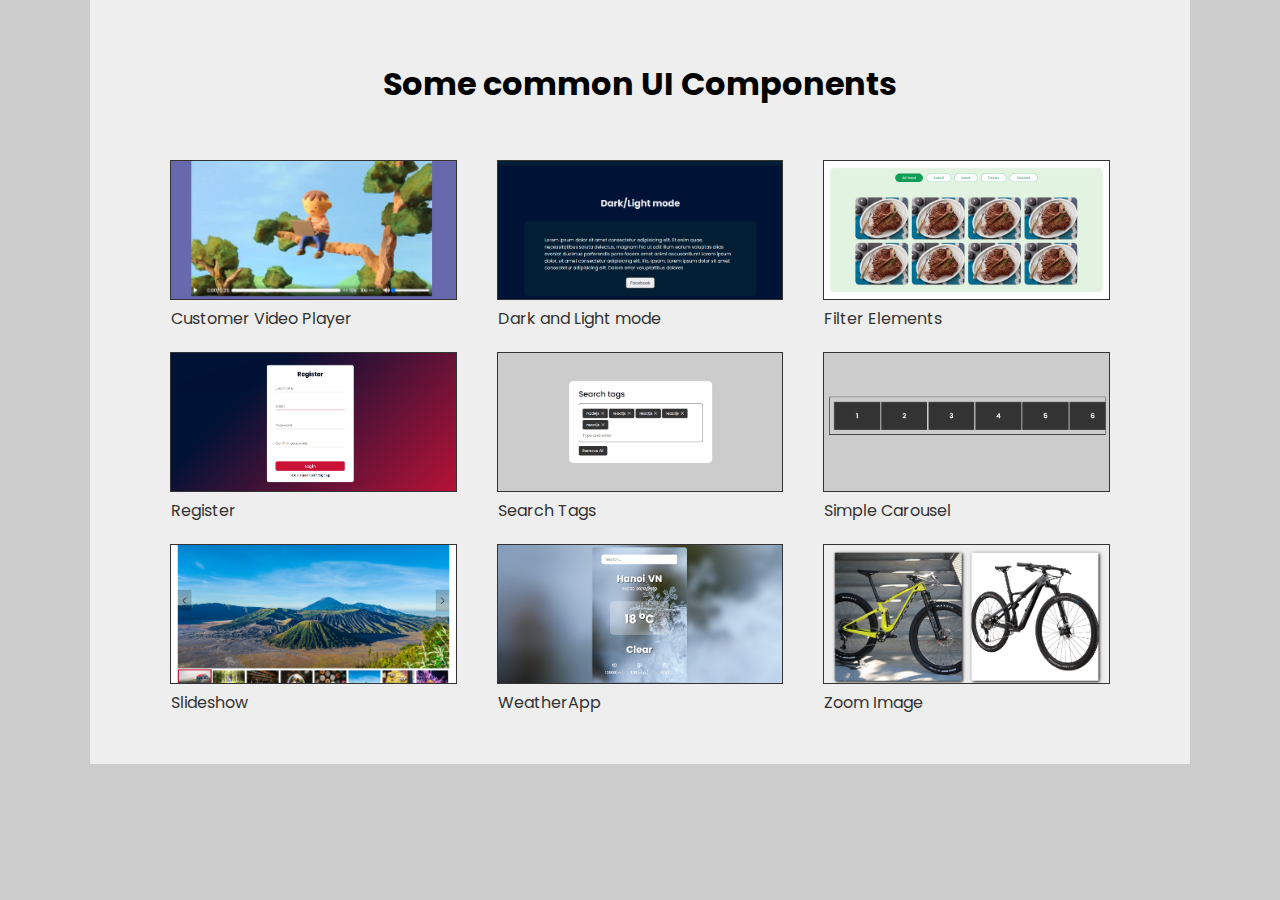
<file: index.html>
<!DOCTYPE html>
<html lang="en">
  <head>
    <meta charset="UTF-8" />
    <meta http-equiv="X-UA-Compatible" content="IE=edge" />
    <meta name="viewport" content="width=device-width, initial-scale=1.0" />
    <link rel="stylesheet" href="./assets/style/style.css" />
    <title>UI Components</title>
  </head>
  <body>
    <div class="container">
      <h3 class="heading">Some common UI Components</h3>
      <div class="gallery">
        <div class="UI-item-wrapper">
          <a class="UI-item-link" href="/Customer Video Play/"
            ><img
              src="./assets/images/custom-video-player.png"
              alt="Customer Video Play"
            />
            <p>Customer Video Player</p>
          </a>
        </div>
        <div class="UI-item-wrapper">
          <a class="UI-item-link" href="/Dark and Light mode/"
            ><img src="./assets/images/dark-light-mode.png" alt="Dark and Light mode" />
            <p>Dark and Light mode</p>
          </a>
        </div>
        <div class="UI-item-wrapper">
          <a class="UI-item-link" href="/Filter Elements/"
            ><img src="./assets/images/filter-elements.png" alt="Filter Elements" />
            <p>Filter Elements</p>
          </a>
        </div>
        <div class="UI-item-wrapper">
          <a class="UI-item-link" href="/Register/"
            ><img src="./assets/images/register.png" alt="Register" />
            <p>Register</p>
          </a>
        </div>
        <div class="UI-item-wrapper">
          <a class="UI-item-link" href="/Search Tags/"
            ><img src="./assets/images/search-tags.png" alt="Search Tags" />
            <p>Search Tags</p>
          </a>
        </div>
        <div class="UI-item-wrapper">
          <a class="UI-item-link" href="/Simple Carousel/"
            ><img src="./assets/images/simple-carousel.png" alt="Simple Carousel" />
            <p>Simple Carousel</p>
          </a>
        </div>
        <div class="UI-item-wrapper">
          <a class="UI-item-link" href="/Slideshow/"
            ><img src="./assets/images/slide-show.png" alt="Slideshow" />
            <p>Slideshow</p>
          </a>
        </div>
        <div class="UI-item-wrapper">
          <a class="UI-item-link" href="/WeatherApp/"
            ><img src="./assets/images/weather-app.png" alt="WeatherApp" />
            <p>WeatherApp</p>
          </a>
        </div>
        <div class="UI-item-wrapper">
          <a class="UI-item-link" href="/Zoom Image/"
            ><img src="./assets/images/zoom-image.png" alt="Zoom Image" />
            <p>Zoom Image</p>
          </a>
        </div>
      </div>
    </div>
  </body>
</html>
</file>
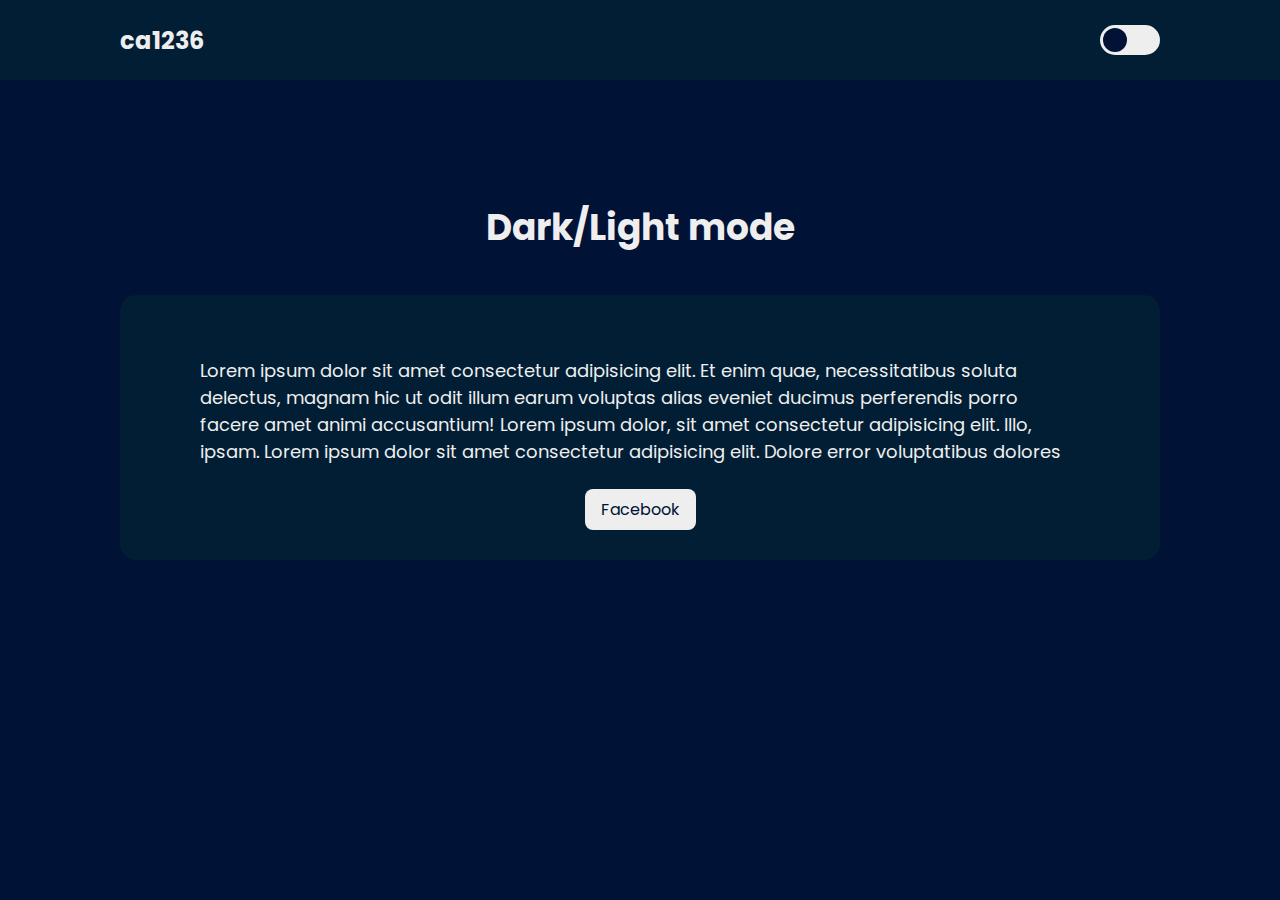
<file: Dark and Light mode/index.html>
<!DOCTYPE html>
<html lang="en">
<head>
    <meta charset="UTF-8">
    <meta http-equiv="X-UA-Compatible" content="IE=edge">
    <meta name="viewport" content="width=device-width, initial-scale=1.0">
    <link rel="stylesheet" href="./style.css">
    <title>Dark and Light mode</title>
</head>
<body>
    <main>
        <header>
            <strong class="brand-name">ca1236</strong>
            <div class="switch-btn dark"></div>
        </header>
        <section>
            <h3 class="heading">Dark/Light mode</h3>
            <div class="content">
                <p class="para">Lorem ipsum dolor sit amet consectetur adipisicing elit. Et enim quae, necessitatibus soluta delectus, magnam hic ut odit illum earum voluptas alias eveniet ducimus perferendis porro facere amet animi accusantium! Lorem ipsum dolor, sit amet consectetur adipisicing elit. Illo, ipsam. Lorem ipsum dolor sit amet consectetur adipisicing elit. Dolore error voluptatibus dolores </p>
                <button class="CTA">Facebook</button>
            </div>
        </section>
    </main>
    <script>
        const btn = document.querySelector('.switch-btn')
        btn.addEventListener('click', ()=> {
            document.body.classList.toggle('light')
            btn.classList.toggle('light')
        })
    </script>
</body>
</html>
</file>
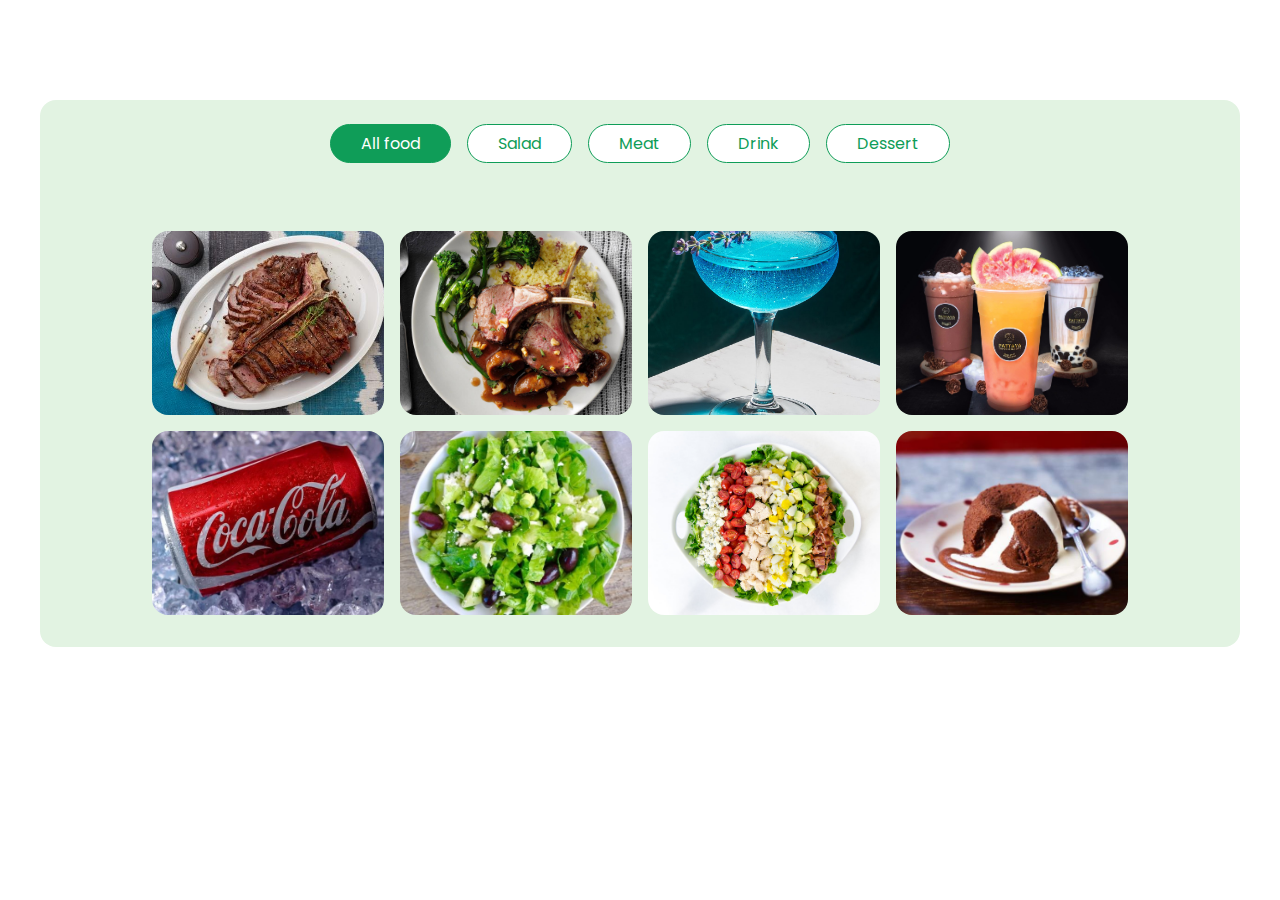
<file: Filter Elements/index.html>
<!DOCTYPE html>
<html lang="en">
  <head>
    <meta charset="UTF-8" />
    <meta http-equiv="X-UA-Compatible" content="IE=edge" />
    <meta name="viewport" content="width=device-width, initial-scale=1.0" />
    <link rel="stylesheet" href="./style.css" />
    <title>Filter Elements</title>
  </head>
  <body>
    <main>
      <div class="container">
        <ul class="menu">
          <li class="item active">All food</li>
          <li class="item">Salad</li>
          <li class="item">Meat</li>
          <li class="item">Drink</li>
          <li class="item">Dessert</li>
        </ul>
        <div class="food-list">
          <div class="food-item" food-type="meat">
            <img src="./meat1.jpg" alt="" />
          </div>
          <div class="food-item" food-type="meat">
            <img src="./meat2.jpg" alt="" />
          </div>
          <div class="food-item" food-type="drink">
            <img src="./drinks1.jpg" alt="" />
          </div>
          <div class="food-item" food-type="drink">
            <img src="./drinks2.jpg" alt="" />
          </div>
          <div class="food-item" food-type="drink">
            <img src="./drinks3.jpg" alt="" />
          </div>
          <div class="food-item" food-type="salad">
            <img src="./salad1.jpg" alt="" />
          </div>
          <div class="food-item" food-type="salad">
            <img src="./salad2.jpg" alt="" />
          </div>
          <div class="food-item" food-type="dessert">
            <img src="./dessert1.jpg" alt="" />
          </div>
        </div>
      </div>
    </main>
    <script>
      const tabList = document.querySelectorAll("li.item");
      const foodList = document.querySelectorAll(".food-item");

      // console.dir(foodList.children[0].remove());

      // remove active function
      const removeActive = () => {
        tabList.forEach((tab) => {
          if (tab.classList.contains("active")) tab.classList.remove("active");
        });
      };

      const filterFood = (keyword) => {
        keyword = keyword.toLowerCase().trim();
        if (keyword === "all food") {
          foodList.forEach((foodItem) => {
            foodItem.classList.remove("hide");
          });
        } else {
          foodList.forEach((foodItem) => {
            const foodType = foodItem.getAttribute("food-type");
            if (foodType !== keyword) {
              foodItem.classList.add("hide");
            } else {
              foodItem.classList.remove("hide");
            }
          });
        }
      };

      // add event for all tab
      tabList.forEach((tab) => {
        tab.addEventListener("click", (e) => {
          removeActive();
          e.target.classList.add("active");
          filterFood(e.target.innerText);
        });
      });
    </script>
  </body>
</html>
</file>
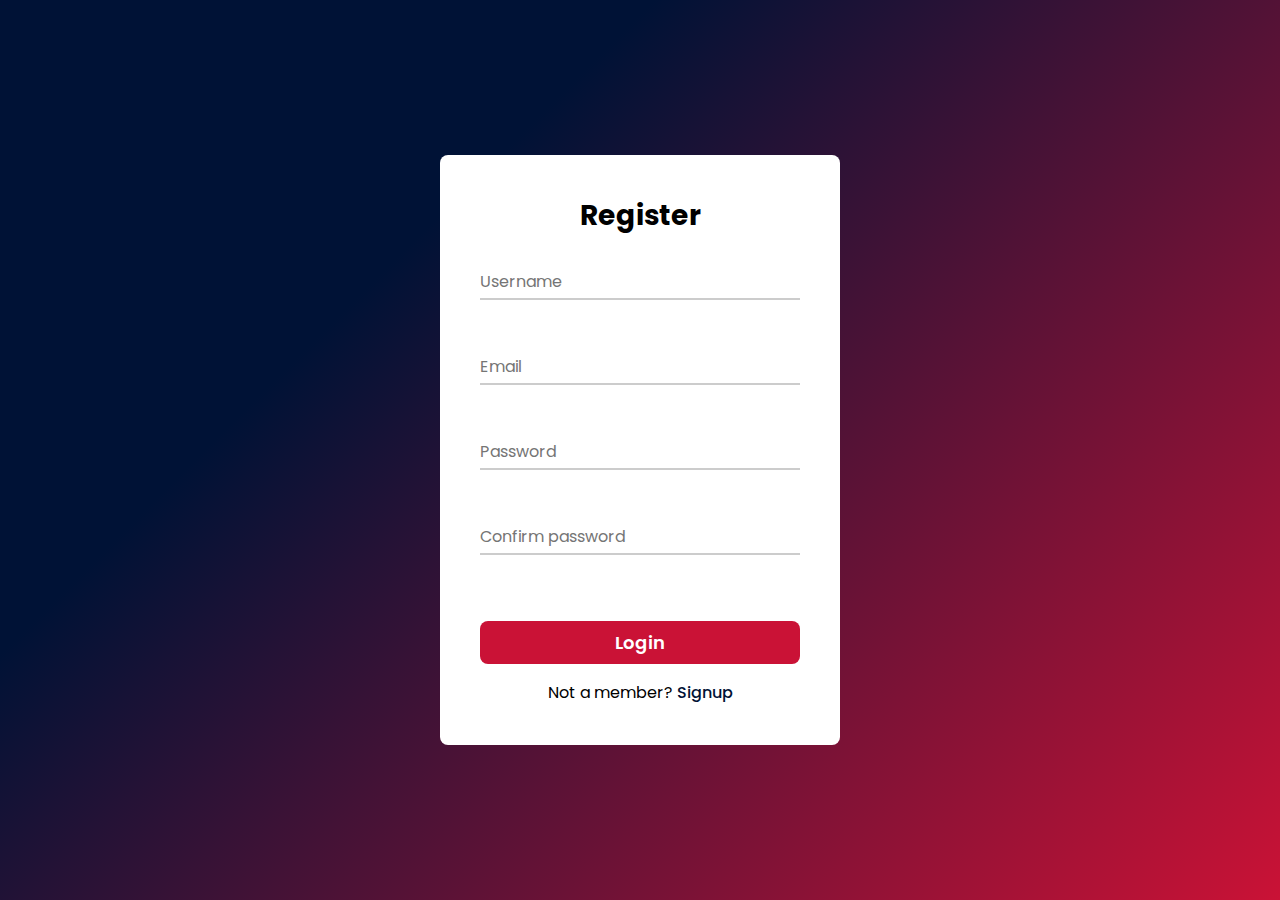
<file: Register/index.html>
<!DOCTYPE html>
<html lang="en">
  <head>
    <meta charset="UTF-8" />
    <meta http-equiv="X-UA-Compatible" content="IE=edge" />
    <meta name="viewport" content="width=device-width, initial-scale=1.0" />
    <link rel="stylesheet" href="./style.css" />
    <title>Register</title>
  </head>
  <body>
    <main>
      <div class="container">
        <form action="">
          <h3 class="title">Register</h3>
          <div class="form-group">
            <input type="text" name="username" id="username" placeholder="Username" />
            <!-- <label for="">Username</label> -->
            <span></span>
            <small></small>
          </div>

          <div class="form-group">
            <input type="email" name="email" id="email" placeholder="Email" />
            <!-- <label for="">Email</label> -->
            <span></span>
            <small></small>
          </div>

          <div class="form-group">
            <input
              type="password"
              name="password"
              id="password"
              placeholder="Password"
            />
            <!-- <label for="">Password</label> -->
            <span></span>
            <small></small>
          </div>

          <div class="form-group">
            <input
              type="password"
              name="confirm"
              id="confirm"
              placeholder="Confirm password"
            />
            <!-- <label for="">Confirm password</label> -->
            <span></span>
            <small></small>
          </div>

          <button class="login">Login</button>
          <div class="signup">Not a member? <a href="">Signup</a></div>
        </form>
      </div>
    </main>
    <script>
      const formGrs = document.querySelectorAll(".form-group");
      const submitBtn = document.querySelector(".login");

      const checkInput = (type, val1, val2) => {
        switch (type) {
          case "username":
            return checkTextInput(val1);
            break;
          case "email":
            return checkEmailInput(val1);
            break;
          case "password":
            return checkPasswordInput(val1);
            break;
          case "confirm":
            return checkConfirmPasswordInput(val1, val2);
            break;
        }
      };

      formGrs.forEach((form) => {
        const input = form.querySelector("input");

        const handleBlur = () => {
          handleForm(form);
        };

        input.addEventListener("blur", handleBlur);
      });

      submitBtn.addEventListener("click", (e) => {
        formGrs.forEach((form) => {
          handleForm(form);
        });
        e.preventDefault()
      });

      const handleForm = (form) => {
        const input = form.querySelector("input");
        const type = input.getAttribute("name");
        let message = "";
        const pw = document.querySelector("input#password").value;

        //   lay message
        if (type === "confirm") {
          message = checkInput(type, input.value, pw);
        } else {
          message = checkInput(type, input.value);
        }
        // clear class trang thai
        form.classList.remove("error", "success");

        //   check message va them trang thai tuong ung
        if (message) {
          form.classList.add("error");
          form.querySelector("small").innerText = message;
        } else {
          form.classList.add("success");
          form.querySelector("small").innerText = "";
        }
      };

      const checkTextInput = (text) => {
        if (text.trim() === "") return "Khong duoc de trong";

        return "";
      };

      const checkPasswordInput = (pw) => {
        if (checkTextInput(pw)) return checkTextInput(pw);
        if (pw.length < 8) return "Mat khau dai toi thieu 8 ki tu";

        return "";
      };

      const checkEmailInput = (email) => {
        if (checkTextInput(email)) return checkTextInput(email);

        return "";
      };

      const checkConfirmPasswordInput = (pw, confirmPw = "") => {
        if (checkTextInput(pw)) return checkTextInput(pw);
        if (pw.length < 8) return "Mat khau dai toi thieu 8 ki tu";
        if (pw !== confirmPw) return "Mat khau khong trung khop";

        return "";
      };
    </script>
  </body>
</html>
</file>
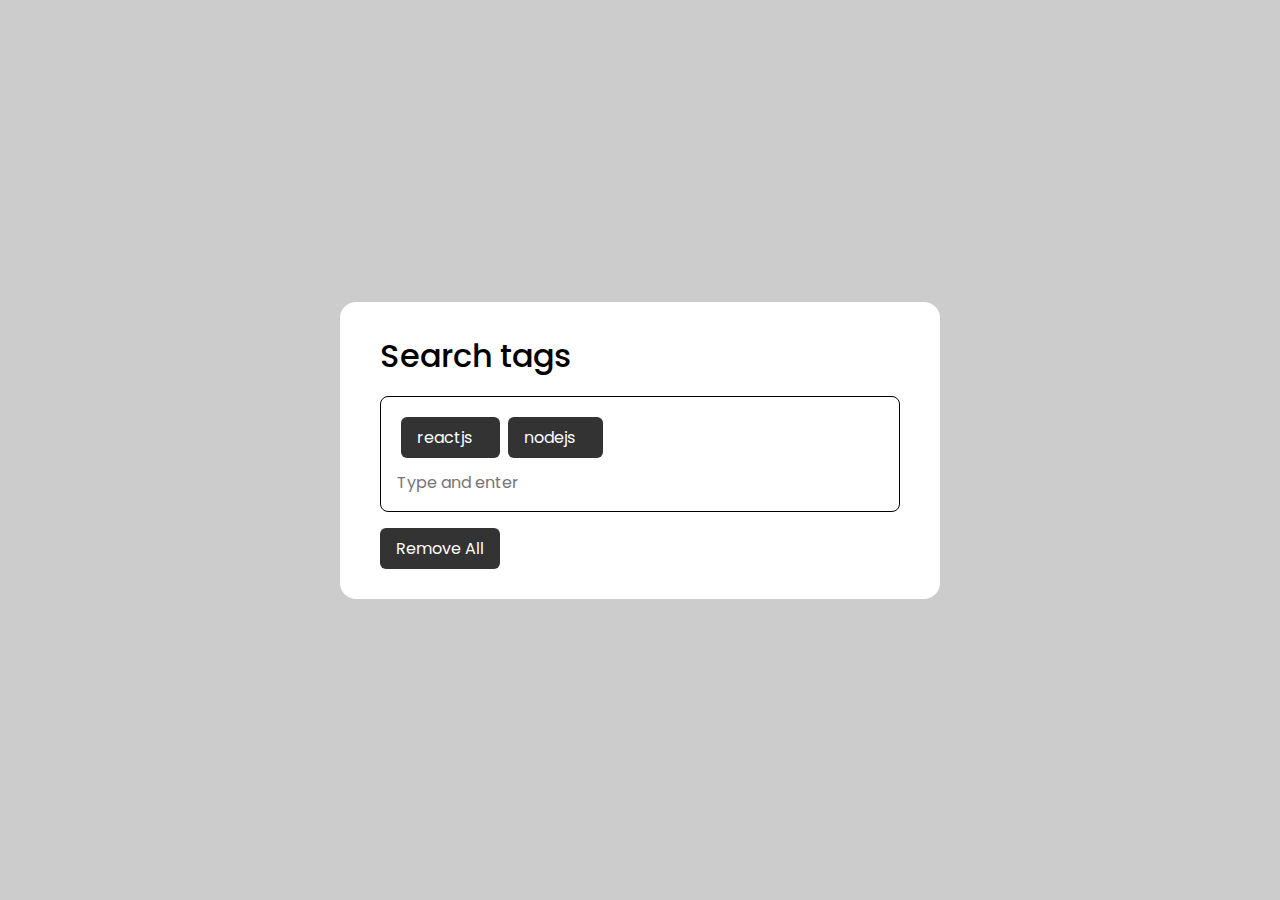
<file: Search Tags/index.html>
<!DOCTYPE html>
<html lang="en">
  <head>
    <meta charset="UTF-8" />
    <meta http-equiv="X-UA-Compatible" content="IE=edge" />
    <meta name="viewport" content="width=device-width, initial-scale=1.0" />
    <link
      rel="stylesheet"
      href="https://cdn-uicons.flaticon.com/uicons-regular-rounded/css/uicons-regular-rounded.css"
    />
    <link rel="stylesheet" href="./style.css" />
    <title>Search Tags</title>
  </head>
  <body>
    <main>
      <div class="container">
        <h3 class="title">Search tags</h3>
        <div class="input-field">
          <!-- contenteditable="true" -->
          <ul class="tags">
            <!-- <li class="tag">nodejs <i class="fi fi-rr-cross"></i></li>
            <li class="tag">reactjs <i class="fi fi-rr-cross"></i></li>
            <li class="tag">mongodb <i class="fi fi-rr-cross"></i></li>
            <li class="tag">html&css <i class="fi fi-rr-cross"></i></li>
            <li class="tag">javascript <i class="fi fi-rr-cross"></i></li> -->
          </ul>
          <input type="text" placeholder="Type and enter" />
        </div>
        <button class="clear">Remove All</button>
      </div>
    </main>
    <script>
      const input = document.querySelector('input[type="text"]');
      const tagList = document.querySelector("ul");
      const data = ["reactjs", "nodejs"];

      const render = () => {
        tagList.innerHTML = ''
        
        data.forEach((value) => {
          const tag = createTag(value);
          tagList.appendChild(tag);
        });

        const tags = document.querySelectorAll(".tag");
        tags.forEach((tag, index) => {
          const removeBtn = tag.querySelector("i");
          removeBtn.addEventListener("click", () => removeTag(index));
        });
      };

      const removeTag = (index) => {
        data.splice(index, 1)
        render()
      };

      const clearTag = () => {
        data.splice(0, data.length);
        render()
      };
      
      const addTag = (value) => {
        data.push(value);
        render()
        input.value = ''
        input.focus()
      };

      const createTag = (value) => {
        const newTag = document.createElement("li");
        newTag.classList.add("tag");
        newTag.innerHTML = `${value} <i class="fi fi-rr-cross">`;

        return newTag;
      };


      const clearBtn = document.querySelector(".clear");
      clearBtn.addEventListener("click", clearTag);

      input.addEventListener("change", (e) => {
        const value = e.target.value.trim();
        value && addTag(value);
      });

      render()
    </script>
  </body>
</html>
</file>
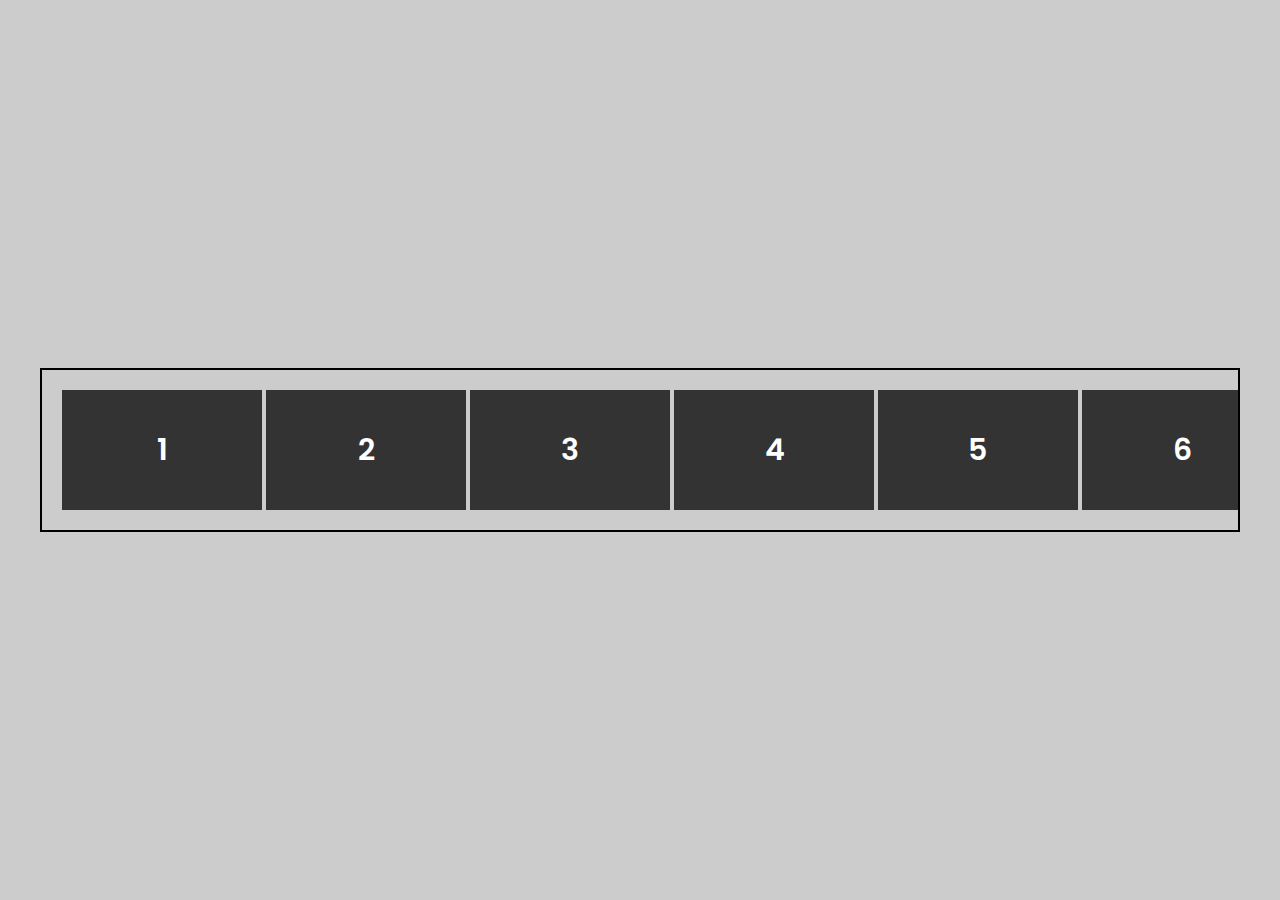
<file: Simple Carousel/index.html>
<!DOCTYPE html>
<html lang="en">
<head>
    <meta charset="UTF-8">
    <meta http-equiv="X-UA-Compatible" content="IE=edge">
    <meta name="viewport" content="width=device-width, initial-scale=1.0">
    <link rel="stylesheet" href="./style.css">
    <title>Document</title>
</head>
<body>
    <main>
        <div class="container">
            <div class="slide-list">
                <div class="slide-item">1</div>
                <div class="slide-item">2</div>
                <div class="slide-item">3</div>
                <div class="slide-item">4</div>
                <div class="slide-item">5</div>
                <div class="slide-item">6</div>
                <div class="slide-item">7</div>
                <div class="slide-item">8</div>
                <div class="slide-item">9</div>
                <div class="slide-item">10</div>
                <div class="slide-item">11</div>
                <div class="slide-item">12</div>
                <div class="slide-item">13</div>
                <div class="slide-item">14</div>
                <div class="slide-item">15</div>
                <div class="slide-item">16</div>
                <div class="slide-item">17</div>
                <div class="slide-item">18</div>
                <div class="slide-item">19</div>
                <div class="slide-item">20</div>
            </div>
        </div>
    </main>
    <script>
        const wrapper = document.querySelector('.slide-list')
        let isMouseDown = false;
        let startX, scrollLeft;

        wrapper.addEventListener('mousedown', (e)=>{
            isMouseDown = true
            startX = e.pageX;
            scrollLeft = wrapper.scrollLeft;
        })
        wrapper.addEventListener('mouseup', ()=>{
            isMouseDown = false
        })
        wrapper.addEventListener('mouseleave', ()=>{
            isMouseDown = false
        })
        wrapper.addEventListener('mousemove', (e)=>{
            if(!isMouseDown) return;
            const endX = e.pageX
            wrapper.scrollLeft = scrollLeft - (endX - startX)*3
        })

    </script>
</body>
</html>
</file>
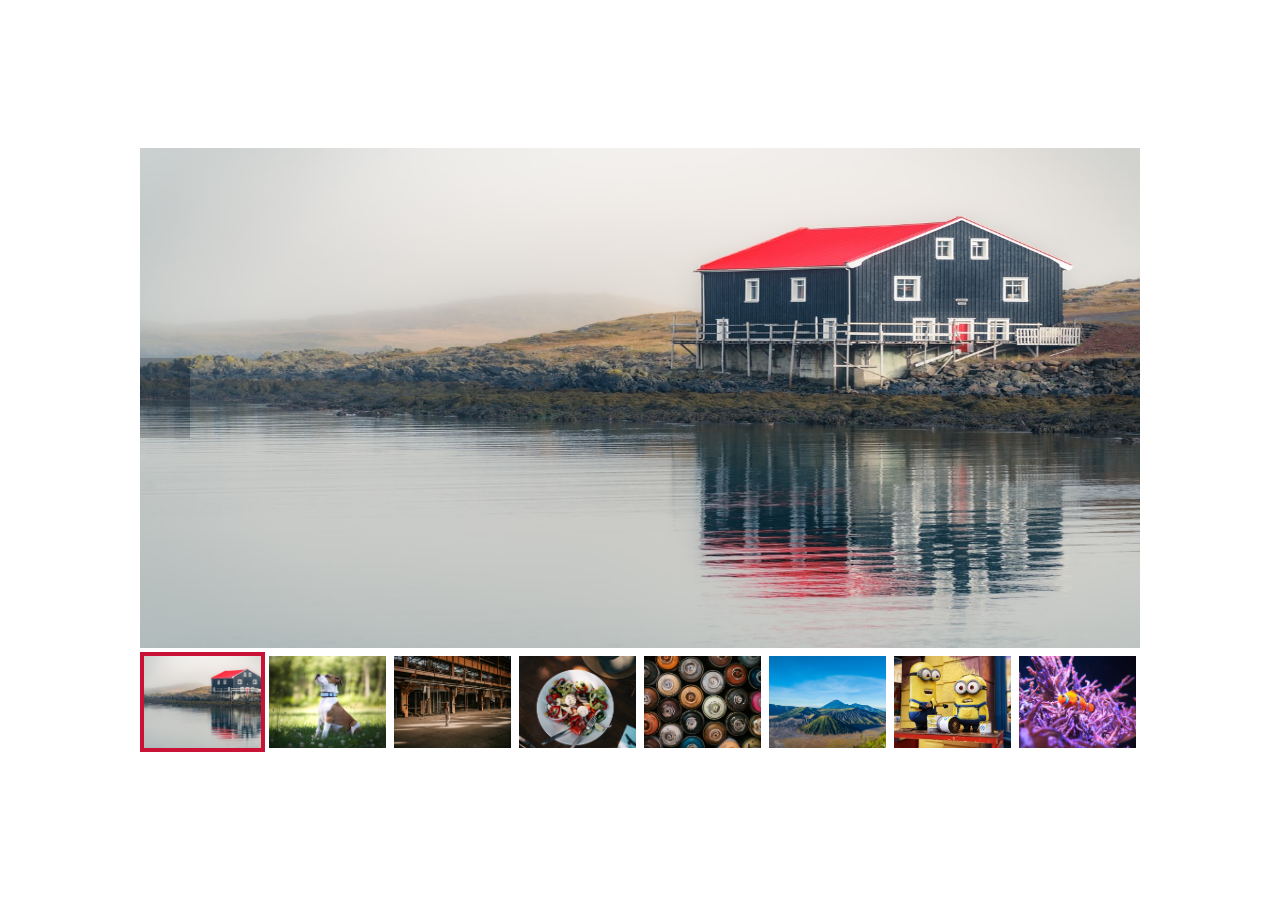
<file: Slideshow/index.html>
<!DOCTYPE html>
<html lang="en">
  <head>
    <meta charset="UTF-8" />
    <meta http-equiv="X-UA-Compatible" content="IE=edge" />
    <meta name="viewport" content="width=device-width, initial-scale=1.0" />
    <link rel="stylesheet" href="./style.css" />
    <title>Slideshow</title>
  </head>
  <body>
    <main>
      <div class="container">
        <div class="main-img">
          <div class="prev-btn" onclick="prevImage()">
            <i class="fi fi-rs-angle-left"></i>
          </div>
          <img src="" alt="" />
          <div class="next-btn" onclick="nextImage()">
            <i class="fi fi-rs-angle-right"></i>
          </div>
        </div>
        <div class="img-list">
          <div class="img-item current">
            <img src="../assets/images/img1.jpeg" alt="" />
          </div>
          <div class="img-item">
            <img src="../assets/images/img2.jpeg" alt="" />
          </div>
          <div class="img-item">
            <img src="../assets/images/img3.jpeg" alt="" />
          </div>
          <div class="img-item">
            <img src="../assets/images/img4.jpeg" alt="" />
          </div>
          <div class="img-item">
            <img src="../assets/images/img5.jpeg" alt="" />
          </div>
          <div class="img-item">
            <img src="../assets/images/img6.jpeg" alt="" />
          </div>
          <div class="img-item">
            <img src="../assets/images/img7.jpeg" alt="" />
          </div>
          <div class="img-item">
            <img src="../assets/images/img8.jpeg" alt="" />
          </div>
        </div>
      </div>
    </main>
    <script>
      let current = 0;
      const mainImage = document.querySelector(".main-img img");
      const imageItems = document.querySelectorAll(".img-item img");

      imageItems.forEach((img, index)=> {
            img.addEventListener('click', ()=>{
                jumpImage(index)
            })
        })

      document.body.onload = () => {
        current = 0;
        setImage();
      };

      const nextImage = () => {
        if (current < imageItems.length-1) {
          current++;
        } else {
          current = 0;
        }
        setImage();
      };

      const prevImage = () => {
        if (current > 0) {
          current--;
        } else {
          current = imageItems.length-1;
        }
        setImage();
      };

      const jumpImage = (i) => {
        current = i;
        setImage();
      };

      const setImage = () => {
        imageItems.forEach((img)=> {
            img.parentElement.classList.remove('current')
        })
        imageItems[current].parentElement.classList.add('current')
        mainImage.src = imageItems[current].src;
      };
    </script>
  </body>
</html>
</file>
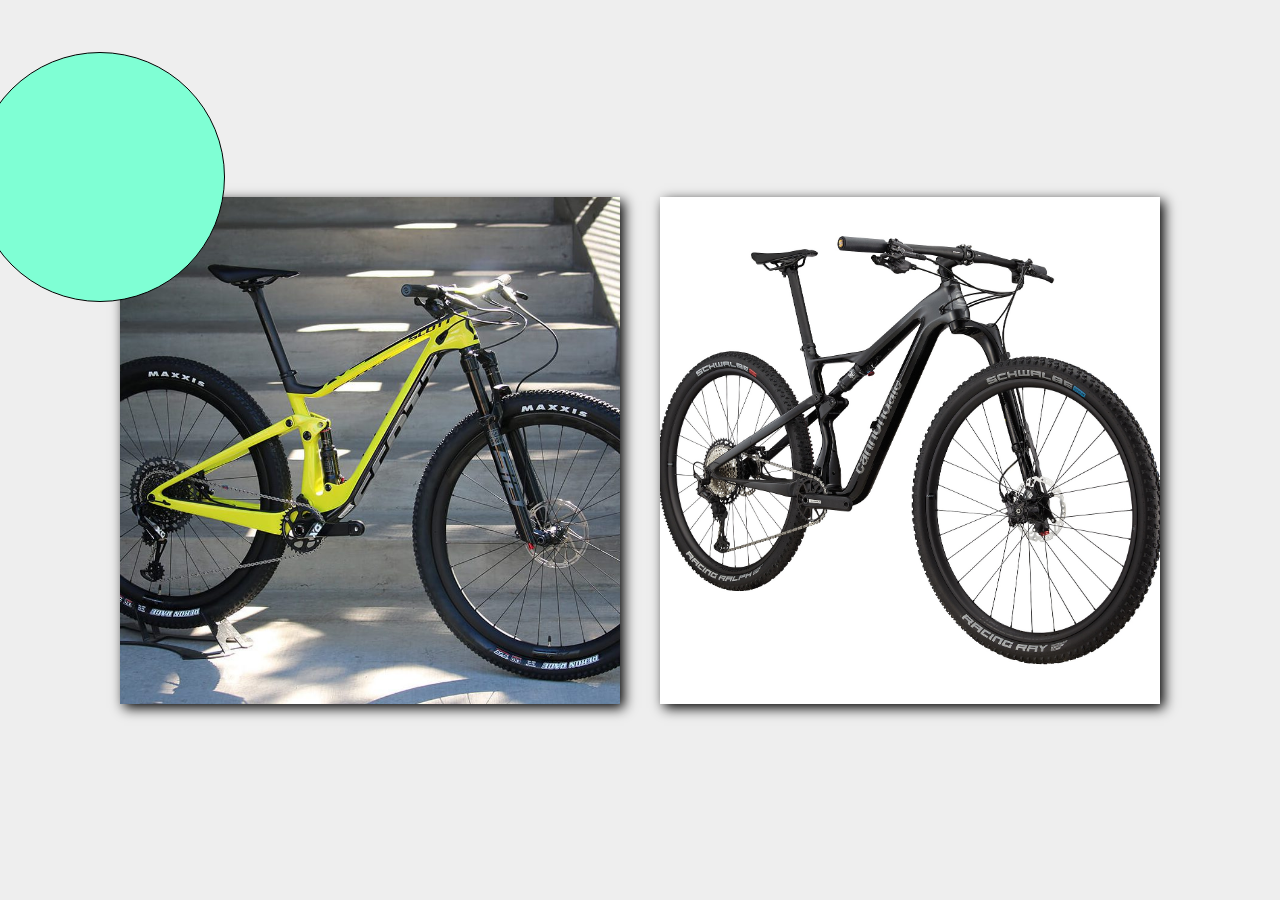
<file: Zoom Image/index.html>
<!DOCTYPE html>
<html lang="en">
  <head>
    <meta charset="UTF-8" />
    <meta http-equiv="X-UA-Compatible" content="IE=edge" />
    <meta name="viewport" content="width=device-width, initial-scale=1.0" />
    <link rel="stylesheet" href="./style.css" />
    <title>Zoom Image</title>
  </head>
  <body>
    <main>
      <div class="container">
        <div class="image">
          <img src="../assets/images/bike1.jpg" alt="" />
        </div>
        <div class="image">
          <img src="../assets/images/bike2.jpg" alt="" />
        </div>

        <div class="zoom-image"></div>
      </div>
    </main>
    <script>
      const zoomImage = document.querySelector(".zoom-image");
      const imgs = document.querySelectorAll(".image");

      imgs.forEach((image)=> {
        image.addEventListener("mousemove", (e) => {
        zoomImage.classList.remove('hide')
        const imageSrc = image.querySelector('img').src;
        const disImageTop = e.pageY - e.currentTarget.offsetTop;
        const disImageLeft = e.pageX - e.currentTarget.offsetLeft;

        const percentWidth = (disImageLeft / e.currentTarget.offsetWidth) * 100;
        const percentHeight =(disImageTop / e.currentTarget.offsetHeight) * 100;

        zoomImage.style.cssText = `
            background-image: url(${imageSrc});
            background-size: ${image.width * 4}px ${image.height * 4}px;
            background-position: ${percentWidth}% ${percentHeight}%;
            top : ${e.clientY}px;
            left: ${e.clientX}px;
            `;
      });

      image.addEventListener('mouseout', ()=>{
        zoomImage.classList.add('hide')
      })
      })

      
    </script>
  </body>
</html>
</file>
<file: assets/style/style.css>
@import url('https://fonts.googleapis.com/css2?family=Poppins:wght@200;300;400;500;600;700&display=swap');
@import url('https://cdn-uicons.flaticon.com/uicons-regular-rounded/css/uicons-regular-rounded.css');

* {
    padding: 0;
    margin: 0;
    box-sizing: border-box;
}

html {
    font-family: 'Poppins', sans-serif;
    font-size: 62.5%;
}

body {
    font-size: 1.6rem;
    background-color: #ccc;
}

.container {
    text-align: center;
    padding: 60px;
    width: 1100px;
    background-color: #eee;
    margin: 0 auto;
}

.heading {
    font-size: 3.2rem;
}

.gallery {
    display: flex;
    flex-wrap: wrap;
    justify-content: space-between;
    margin-top: 20px;
}

.UI-item-wrapper {
    width: 33.33%;
    padding: 20px;
    height: 180px;
    margin-top: 12px;
    transition: 0.3s;
}

.UI-item-wrapper:hover {
    transform: scale(1.05);
}

.UI-item-link {
    display: inline-block;
    border: 1px solid #333;
    width: 100%;
    height: 100%;
    color: #333;
    text-decoration: none;
}

.UI-item-link img {
    width: 100%;
    height: 100%;
    object-fit: cover;
}

.UI-item-link p {
    text-align: left;
}

.UI-item-link p:hover {
    text-decoration: underline;
}
</file>
<file: Dark and Light mode/style.css>
@import url("https://fonts.googleapis.com/css2?family=Poppins:wght@200;300;400;500;600;700&display=swap");
@import url("https://cdn-uicons.flaticon.com/uicons-regular-rounded/css/uicons-regular-rounded.css");
* {
  margin: 0;
  padding: 0;
  box-sizing: border-box;
}

html {
  font-family: "Poppins", sans-serif;
  font-size: 62.5%;
}

body {
  --bgCol: #001236;
  --textColor: #eee;
  transition: all 0.3s ease;
  --bgColor2: #021e34;
  transition: all 0.3s ease;
  font-size: 1.6rem;
  min-height: 100vh;
  color: var(--textColor);
  transition: all 0.3s ease;
  background-color: var(--bgCol);
  transition: all 0.3s ease;
}

body.light {
  --bgCol: #eee;
  --textColor: #001236;
  transition: all 0.3s ease;
  --bgColor2: #ccc;
  transition: all 0.3s ease;
}

header {
  height: 80px;
  display: flex;
  justify-content: space-between;
  align-items: center;
  background-color: var(--bgColor2);
  transition: all 0.3s ease;
  padding: 0 120px;
}
header .brand-name {
  font-size: 2.4rem;
}
header .switch-btn {
  width: 60px;
  height: 30px;
  border-radius: 15px;
  background-color: var(--textColor);
  transition: all 0.3s ease;
  position: relative;
  padding: 3px;
}
header .switch-btn::after {
  content: "";
  background-color: var(--bgCol);
  transition: all 0.3s ease;
  position: absolute;
  width: 24px;
  height: 24px;
  border-radius: 50%;
  left: 3px;
  transition: all 0.3s ease;
}
header .switch-btn.light::after {
  left: 33px;
}

section {
  margin-top: 120px;
}

h3.heading {
  font-size: 3.6rem;
  text-align: center;
}

.content {
  margin: 0 120px;
  margin-top: 40px;
  padding: 30px 20px;
  border-radius: 16px;
  background-color: var(--bgColor2);
  transition: all 0.3s ease;
}
.content p.para {
  margin-top: 32px;
  font-size: 1.8rem;
  padding: 0 60px;
}
.content .CTA {
  padding: 8px 16px;
  background-color: var(--textColor);
  transition: all 0.3s ease;
  color: var(--bgCol);
  transition: all 0.3s ease;
  border-radius: 8px;
  border: none;
  cursor: pointer;
  display: block;
  margin: 24px auto 0;
  font-family: "Poppins", sans-serif;
  font-size: 1.6rem;
}

/*# sourceMappingURL=style.css.map */
</file>
<file: Filter Elements/style.css>
@import url("https://fonts.googleapis.com/css2?family=Poppins:wght@200;300;400;500;600;700&display=swap");
@import url("https://cdn-uicons.flaticon.com/uicons-regular-rounded/css/uicons-regular-rounded.css");
* {
  margin: 0;
  padding: 0;
  box-sizing: border-box;
}

html {
  font-family: "Poppins", sans-serif;
  font-size: 62.5%;
}

body {
  font-size: 1.6rem;
}

.container {
  margin: 0 auto;
  width: 1200px;
  background-color: #e2f3e2;
  margin-top: 100px;
  border-radius: 16px;
  padding: 24px;
}
.container .menu {
  display: flex;
  list-style: none;
  justify-content: center;
}
.container .item {
  padding: 6px 30px;
  color: #0f9d58;
  background-color: #fff;
  border: 1px solid #0f9d58;
  border-radius: 20px;
  margin: 0 8px;
  cursor: pointer;
  transition: all 0.3s ease;
}
.container .item.active {
  color: #fff;
  background-color: #0f9d58;
}
.container .item:hover {
  color: #fff;
  background-color: #0f9d58;
}
.container .food-list {
  margin-top: 60px;
  padding: 0 80px;
  display: flex;
  flex-wrap: wrap;
  justify-content: center;
}
.container .food-list .food-item {
  width: 25%;
  height: 200px;
  padding: 8px;
  border-radius: 16px;
  overflow: hidden;
}
.container .food-list .food-item img {
  width: 100%;
  height: 100%;
  object-fit: cover;
  border-radius: 16px;
  transition: 0.3s ease;
}
.container .food-list .food-item img:hover {
  transform: scale(1.5);
}

.hide {
  display: none;
} /*# sourceMappingURL=style.css.map */
</file>
<file: Register/style.css>
@import url("https://fonts.googleapis.com/css2?family=Poppins:wght@200;300;400;500;600;700&display=swap");
@import url("https://cdn-uicons.flaticon.com/uicons-regular-rounded/css/uicons-regular-rounded.css");
* {
  margin: 0;
  padding: 0;
  box-sizing: border-box;
}

html {
  font-family: "Poppins", sans-serif;
  font-size: 62.5%;
}

body {
  font-size: 1.6rem;
}

main {
  min-height: 100vh;
  display: flex;
  align-items: center;
  justify-content: center;
  background-image: linear-gradient(135deg, #001236 30%, #ca1236);
}

.container {
  width: 400px;
  padding: 40px;
  background-color: #fff;
  border-radius: 8px;
}
.container .title {
  font-size: 2.8rem;
  text-align: center;
  margin-bottom: 24px;
}
.container .form-group {
  display: flex;
  flex-direction: column;
  position: relative;
}
/* 
.form-group label {
  position: absolute;
  top: 8px;
  user-select: none;
  pointer-events: none;
  transition: top 0.3s ease;
  font-weight: 500;
} */
.container .form-group input {
  margin-top: 4px;
  font-family: "Poppins", sans-serif;
  font-size: 1.6rem;
  padding: 4px 0;
  border: none;
  border-bottom: 2px solid #ccc;
  outline: none;
}
.container .form-group input:focus ~ span::after {
  width: 100%;
}

/* .form-group input:focus ~ label, .form-group input:not(:placeholder-shown) ~ label {
  top: -20px;
} */
.container .form-group.success input {
  border-bottom: 2px solid #001236;
}
.container .form-group.error input {
  border-bottom: 2px solid #ca1236;
}
.container .form-group span::after {
  content: "";
  border-bottom: 3px solid;
  width: 0%;
  position: absolute;
  top: 35px;
  transition: 0.3s ease;
}
.container .form-group + .form-group {
  margin-top: 30px;
}
.container .form-group small {
  height: 16px;
  color: #ca1236;
}
.container .form-group.erorr small {
  font-size: 1.4rem;
  margin-top: 6px;
  color: #e85748;
}
.container .login {
  display: block;
  background-color: #ca1236;
  font-size: 1.8rem;
  font-family: "Poppins", sans-serif;
  border: none;
  width: 100%;
  padding: 8px 16px;
  border-radius: 8px;
  margin-top: 50px;
  font-weight: 600;
  overflow: none;
  color: #fff;
}
.container .signup {
  margin-top: 16px;
  text-align: center;
}
.container .signup a {
  text-decoration: none;
  color: #001236;
  font-weight: 500;
}/*# sourceMappingURL=style.css.map */
</file>
<file: Search Tags/style.css>
@import url("https://fonts.googleapis.com/css2?family=Poppins:wght@200;300;400;500;600;700&display=swap");
@import url("https://cdn-uicons.flaticon.com/uicons-regular-rounded/css/uicons-regular-rounded.css");
* {
  margin: 0;
  padding: 0;
  box-sizing: border-box;
}

html {
  font-family: "Poppins", sans-serif;
  font-size: 62.5%;
}

body {
  font-size: 1.6rem;
}

main {
  display: flex;
  justify-content: center;
  align-items: center;
  min-height: 100vh;
  background-color: #ccc;
}
main .container {
  width: 600px;
  padding: 30px 40px;
  border-radius: 16px;
  background-color: #fff;
}
main .container .title {
  font-size: 3.2rem;
  font-weight: 500;
}
main .container .input-field {
  margin-top: 16px;
  border: 1px solid #000;
  border-radius: 8px;
  padding: 16px;
}
main .container .tag {
  background-color: #333;
  display: inline-block;
  border-radius: 6px;
  color: #fff;
  padding: 8px 16px;
  margin: 4px;
}
main .container .tag i {
  font-size: 1.2rem;
  margin-left: 4px;
  cursor: pointer;
  padding: 4px;
}
main .container input {
  border: none;
  outline: none;
  font-family: "Poppins", sans-serif;
  font-size: 1.6rem;
  margin-top: 8px;
  width: 100%;
}
main .container button {
  font-family: "Poppins", sans-serif;
  padding: 8px 16px;
  background-color: #333;
  border-radius: 6px;
  margin-top: 16px;
  color: #fff;
  font-size: 1.6rem;
  cursor: pointer;
  outline: none;
  border: none;
}/*# sourceMappingURL=style.css.map */
</file>
<file: Simple Carousel/style.css>
@import url("https://fonts.googleapis.com/css2?family=Poppins:wght@200;300;400;500;600;700&display=swap");
@import url("https://cdn-uicons.flaticon.com/uicons-regular-rounded/css/uicons-regular-rounded.css");
* {
  margin: 0;
  padding: 0;
  box-sizing: border-box;
}

html {
  font-family: "Poppins", sans-serif;
  font-size: 62.5%;
}

body {
  font-size: 1.6rem;
}

main {
  min-height: 100vh;
  display: flex;
  justify-content: center;
  align-items: center;
  background-color: #ccc;
}
main .slide-list {
  padding: 20px;
  width: 1200px;
  border: 2px solid #000;
  white-space: nowrap;
  overflow: hidden;
  overflow-x: auto;
  user-select: none;
}
main .slide-list::-webkit-scrollbar {
  display: none;
}
main .slide-list .slide-item {
  width: 200px;
  height: 120px;
  display: inline-flex;
  justify-content: center;
  align-items: center;
  font-size: 3rem;
  font-weight: 600;
  background-color: #333;
  color: #fff;
  user-select: none;
}/*# sourceMappingURL=style.css.map */
</file>
<file: Slideshow/style.css>
@import url("https://fonts.googleapis.com/css2?family=Poppins:wght@200;300;400;500;600;700&display=swap");
@import url("https://cdn-uicons.flaticon.com/uicons-regular-rounded/css/uicons-regular-rounded.css");
@import url("https://cdn-uicons.flaticon.com/uicons-regular-straight/css/uicons-regular-straight.css");
* {
  margin: 0;
  padding: 0;
  box-sizing: border-box;
}

html {
  font-family: "Poppins", sans-serif;
  font-size: 62.5%;
}

body {
  font-size: 1.6rem;
  min-height: 100vh;
  display: flex;
  align-items: center;
  justify-content: center;
}

.container {
  width: 1000px;
}
.container .main-img {
  height: 500px;
  position: relative;
}
.container .main-img img {
  width: 100%;
  height: 100%;
  -o-object-fit: over;
     object-fit: over;
}
.container .main-img .prev-btn, .container .main-img .next-btn {
  position: absolute;
  top: 50%;
  transform: translateY(-50%);
  background-color: rgba(0, 0, 0, 0.2);
  width: 50px;
  height: 80px;
  display: flex;
  align-items: center;
  justify-content: center;
  font-size: 2.4rem;
  transition: 0.3s ease;
  cursor: pointer;
}
.container .main-img .prev-btn i, .container .main-img .next-btn i {
  margin-top: 10px;
}
.container .main-img .prev-btn:hover, .container .main-img .next-btn:hover {
  background-color: rgba(0, 0, 0, 0.3);
}
.container .main-img .prev-btn {
  left: 0;
}
.container .main-img .next-btn {
  right: 0;
}
.container .img-list {
  display: flex;
  height: 100px;
  margin-top: 4px;
}
.container .img-list .img-item {
  width: 12.5%;
  border: 4px solid #fff;
  cursor: pointer;
}
.container .img-list .img-item img {
  height: 100%;
  -o-object-fit: cover;
     object-fit: cover;
  width: 100%;
}
.container .img-list .img-item.current {
  border-color: #ca1236;
}/*# sourceMappingURL=style.css.map */
</file>
<file: Zoom Image/style.css>
@import url("https://fonts.googleapis.com/css2?family=Poppins:wght@200;300;400;500;600;700&display=swap");
@import url("https://cdn-uicons.flaticon.com/uicons-regular-rounded/css/uicons-regular-rounded.css");
* {
  margin: 0;
  padding: 0;
  box-sizing: border-box;
}

html {
  font-family: "Poppins", sans-serif;
  font-size: 62.5%;
}

body {
  font-size: 1.6rem;
  display: flex;
  justify-content: center;
  align-items: center;
  min-height: 100vh;
  background-color: #eee;
  overflow: hidden;
}

.container {
  display: flex;
  flex-wrap: wrap;
}
.container .image {
  width: 50%;
  margin: 20px;
  width: 500px;
}
.container .image img {
  width: 100%;
  height: 100%;
  -o-object-fit: cover;
     object-fit: cover;
  box-shadow: 4px 4px 12px #000;
  cursor: none;
}

.zoom-image {
  position: absolute;
  width: 250px;
  height: 250px;
  border-radius: 50%;
  border: 1px solid;
  background-color: aquamarine;
  pointer-events: none;
  transform: translate(-50%, -50%);
}

.hide {
  display: none;
}
</file>
